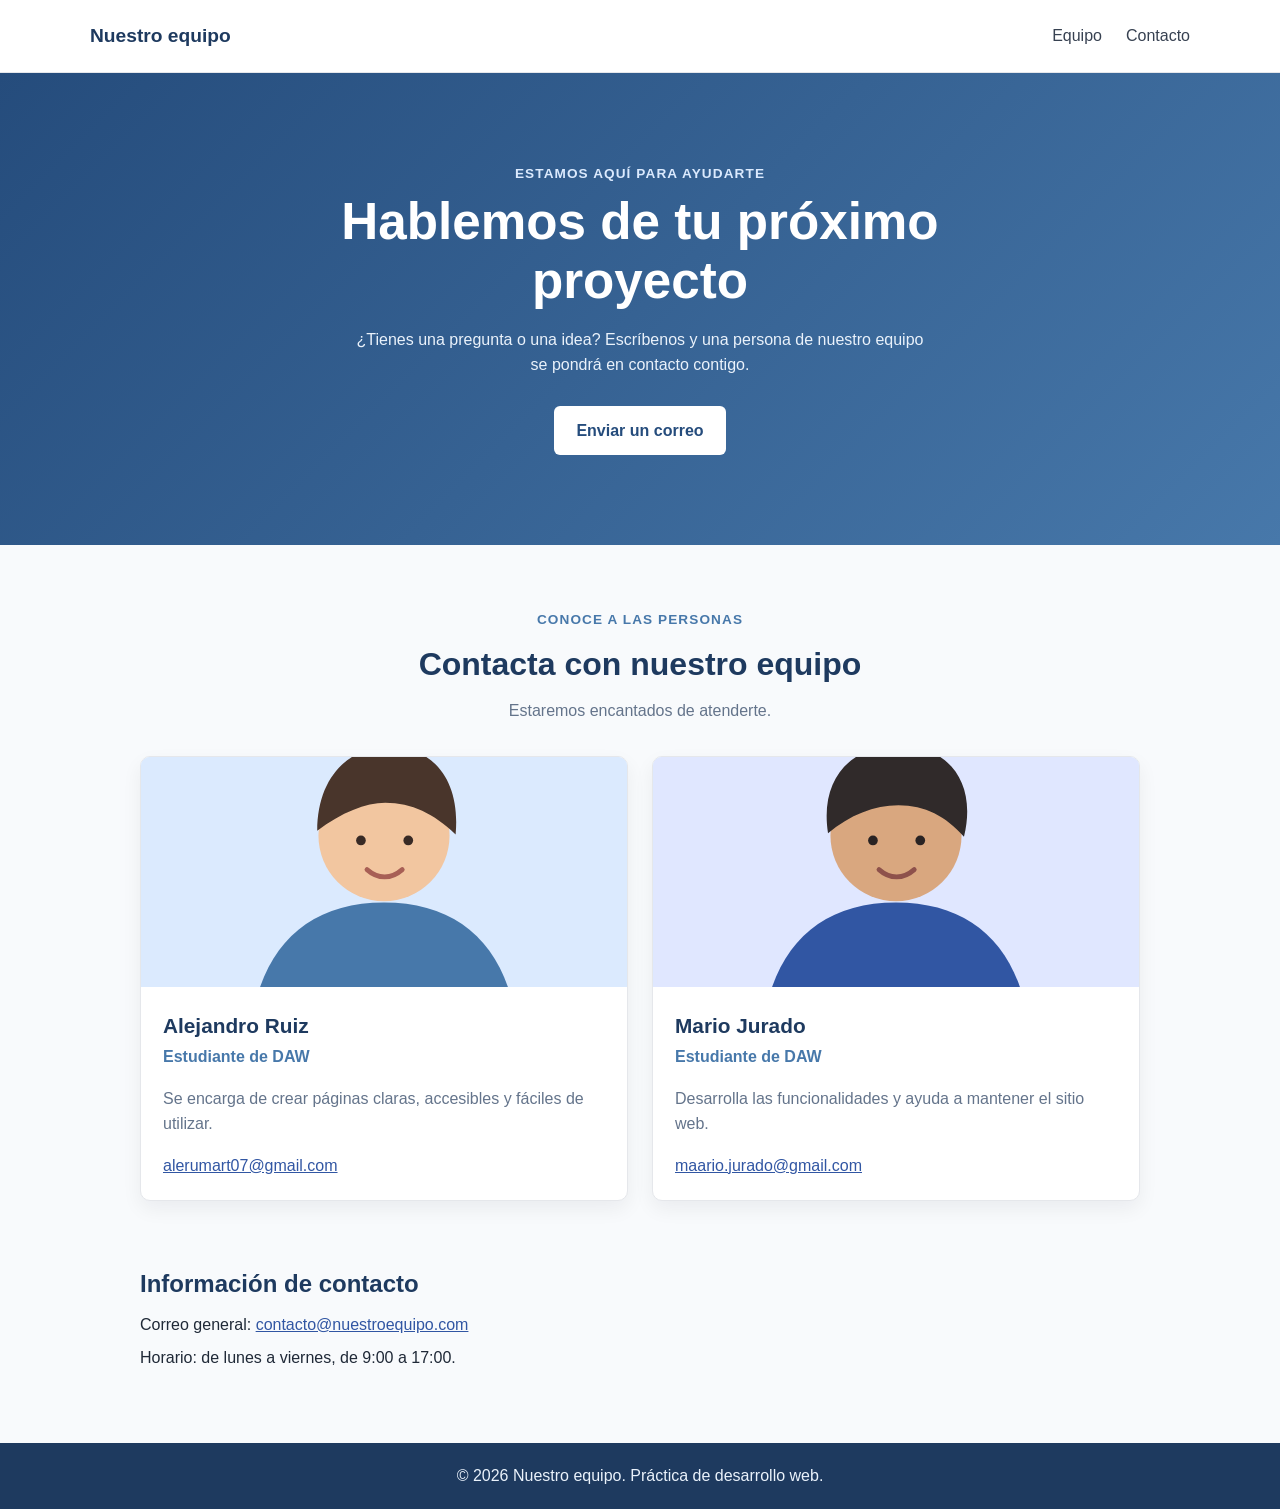
<file: index.html>
<!DOCTYPE html>
<html lang="es">
<head>
    <meta charset="UTF-8">
    <meta name="viewport" content="width=device-width, initial-scale=1.0">
    <meta name="description" content="Página de contacto del equipo de desarrollo web.">
    <title>Contacto | Nuestro equipo</title>
    <link rel="stylesheet" href="css/style.css">
</head>
<body>
    <header class="site-header">
        <nav class="navbar" aria-label="Navegación principal">
            <a class="logo" href="index.html">Nuestro equipo</a>

            <ul class="nav-links">
                <li><a href="#equipo">Equipo</a></li>
                <li><a href="#contacto">Contacto</a></li>
            </ul>
        </nav>
    </header>

    <main>
        <section class="hero" id="contacto">
            <div class="hero-content">
                <p class="eyebrow">Estamos aquí para ayudarte</p>
                <h1>Hablemos de tu próximo proyecto</h1>
                <p>
                    ¿Tienes una pregunta o una idea? Escríbenos y una persona
                    de nuestro equipo se pondrá en contacto contigo.
                </p>
                <a class="button" href="mailto:contacto@nuestroequipo.com">
                    Enviar un correo
                </a>
            </div>
        </section>

        <section class="team-section" id="equipo">
            <div class="section-heading">
                <p class="eyebrow">Conoce a las personas</p>
                <h2>Contacta con nuestro equipo</h2>
                <p>Estaremos encantados de atenderte.</p>
            </div>

            <div class="team-grid">
                <article class="team-card">
                    <img
                        src="img/foto_perfil1.svg"
                        alt="Avatar de Alejandro Ruiz"
                        class="profile-photo"
                    >
                    <div class="card-content">
                        <h3>Alejandro Ruiz</h3>
                        <p class="role">Estudiante de DAW</p>
                        <p>
                            Se encarga de crear páginas claras, accesibles
                            y fáciles de utilizar.
                        </p>
                        <a href="mailto:alerumart07@gmail.com">
                            alerumart07@gmail.com
                        </a>
                    </div>
                </article>

                <article class="team-card">
                    <img
                        src="img/foto_perfil2.svg"
                        alt="Avatar de Mario Jurado"
                        class="profile-photo"
                    >
                    <div class="card-content">
                        <h3>Mario Jurado</h3>
                        <p class="role">Estudiante de DAW</p>
                        <p>
                            Desarrolla las funcionalidades y ayuda a mantener
                            el sitio web.
                        </p>
                        <a href="mailto:maario.jurado@gmail.com">
                            maario.jurado@gmail.com
                        </a>
                    </div>
                </article>
            </div>
        </section>

        <section class="contact-info">
            <h2>Información de contacto</h2>
            <p>
                Correo general:
                <a href="mailto:contacto@nuestroequipo.com">
                    contacto@nuestroequipo.com
                </a>
            </p>
            <p>Horario: de lunes a viernes, de 9:00 a 17:00.</p>
        </section>
    </main>

    <footer class="site-footer">
        <p>&copy; 2026 Nuestro equipo. Práctica de desarrollo web.</p>
    </footer>
</body>
</html>
</file>
<file: css/style.css>
/* Estilos generales */
* {
    box-sizing: border-box;
}

html {
    scroll-behavior: smooth;
}

body {
    margin: 0;
    font-family: Arial, Helvetica, sans-serif;
    color: #1f2937;
    background-color: #f8fafc;
    line-height: 1.6;
}

a {
    color: #3156a3;
}

a:hover {
    color: #203b78;
}

/* Cabecera y navegación */
.site-header {
    background-color: #ffffff;
    border-bottom: 1px solid #e5e7eb;
}

.navbar {
    width: min(1100px, 90%);
    min-height: 72px;
    margin: 0 auto;
    display: flex;
    align-items: center;
    justify-content: space-between;
    gap: 24px;
}

.logo {
    color: #1e3a5f;
    font-size: 1.2rem;
    font-weight: bold;
    text-decoration: none;
}

.nav-links {
    display: flex;
    gap: 24px;
    margin: 0;
    padding: 0;
    list-style: none;
}

.nav-links a {
    color: #374151;
    text-decoration: none;
}

.nav-links a:hover {
    text-decoration: underline;
}

/* Portada */
.hero {
    padding: 90px 5%;
    color: #ffffff;
    text-align: center;
    background: linear-gradient(135deg, #254c7c, #4778aa);
}

.hero-content {
    max-width: 720px;
    margin: 0 auto;
}

.eyebrow {
    margin: 0 0 8px;
    color: #4778aa;
    font-size: 0.85rem;
    font-weight: bold;
    letter-spacing: 0.08em;
    text-transform: uppercase;
}

.hero .eyebrow {
    color: #dbeafe;
}

.hero h1 {
    margin: 0 0 16px;
    font-size: clamp(2rem, 5vw, 3.2rem);
    line-height: 1.15;
}

.hero-content > p:not(.eyebrow) {
    max-width: 580px;
    margin: 0 auto 28px;
    color: #eaf2fb;
}

.button {
    display: inline-block;
    padding: 12px 22px;
    border-radius: 6px;
    color: #254c7c;
    background-color: #ffffff;
    font-weight: bold;
    text-decoration: none;
}

.button:hover {
    color: #1e3a5f;
    background-color: #eaf2fb;
}

/* Sección del equipo */
.team-section,
.contact-info {
    width: min(1000px, 90%);
    margin: 0 auto;
    padding: 64px 0;
}

.section-heading {
    margin-bottom: 32px;
    text-align: center;
}

.section-heading h2,
.contact-info h2 {
    margin: 0 0 8px;
    color: #1e3a5f;
    font-size: 2rem;
}

.section-heading > p:last-child {
    margin: 0;
    color: #64748b;
}

.team-grid {
    display: grid;
    grid-template-columns: repeat(2, minmax(0, 1fr));
    gap: 24px;
}

.team-card {
    overflow: hidden;
    border: 1px solid #e5e7eb;
    border-radius: 10px;
    background-color: #ffffff;
    box-shadow: 0 8px 20px rgb(15 23 42 / 6%);
}

.profile-photo {
    display: block;
    width: 100%;
    height: 230px;
    object-fit: cover;
    background-color: #dbeafe;
}

.card-content {
    padding: 22px;
}

.card-content h3 {
    margin: 0;
    color: #1e3a5f;
    font-size: 1.3rem;
}

.role {
    margin: 2px 0 12px;
    color: #4778aa;
    font-weight: bold;
}

.card-content p:not(.role) {
    color: #64748b;
}

.card-content a {
    overflow-wrap: anywhere;
}

/* Información y pie de página */
.contact-info {
    padding-top: 0;
}

.contact-info h2 {
    font-size: 1.5rem;
}

.contact-info p {
    margin: 8px 0;
}

.site-footer {
    padding: 20px 5%;
    color: #eaf2fb;
    background-color: #1e3a5f;
    text-align: center;
}

.site-footer p {
    margin: 0;
}

/* Diseño para pantallas pequeñas */
@media (max-width: 650px) {
    .navbar {
        align-items: flex-start;
        flex-direction: column;
        justify-content: center;
        padding: 14px 0;
    }

    .nav-links {
        gap: 16px;
    }

    .hero {
        padding: 64px 6%;
    }

    .team-grid {
        grid-template-columns: 1fr;
    }

    .profile-photo {
        height: 250px;
    }
}
</file>
